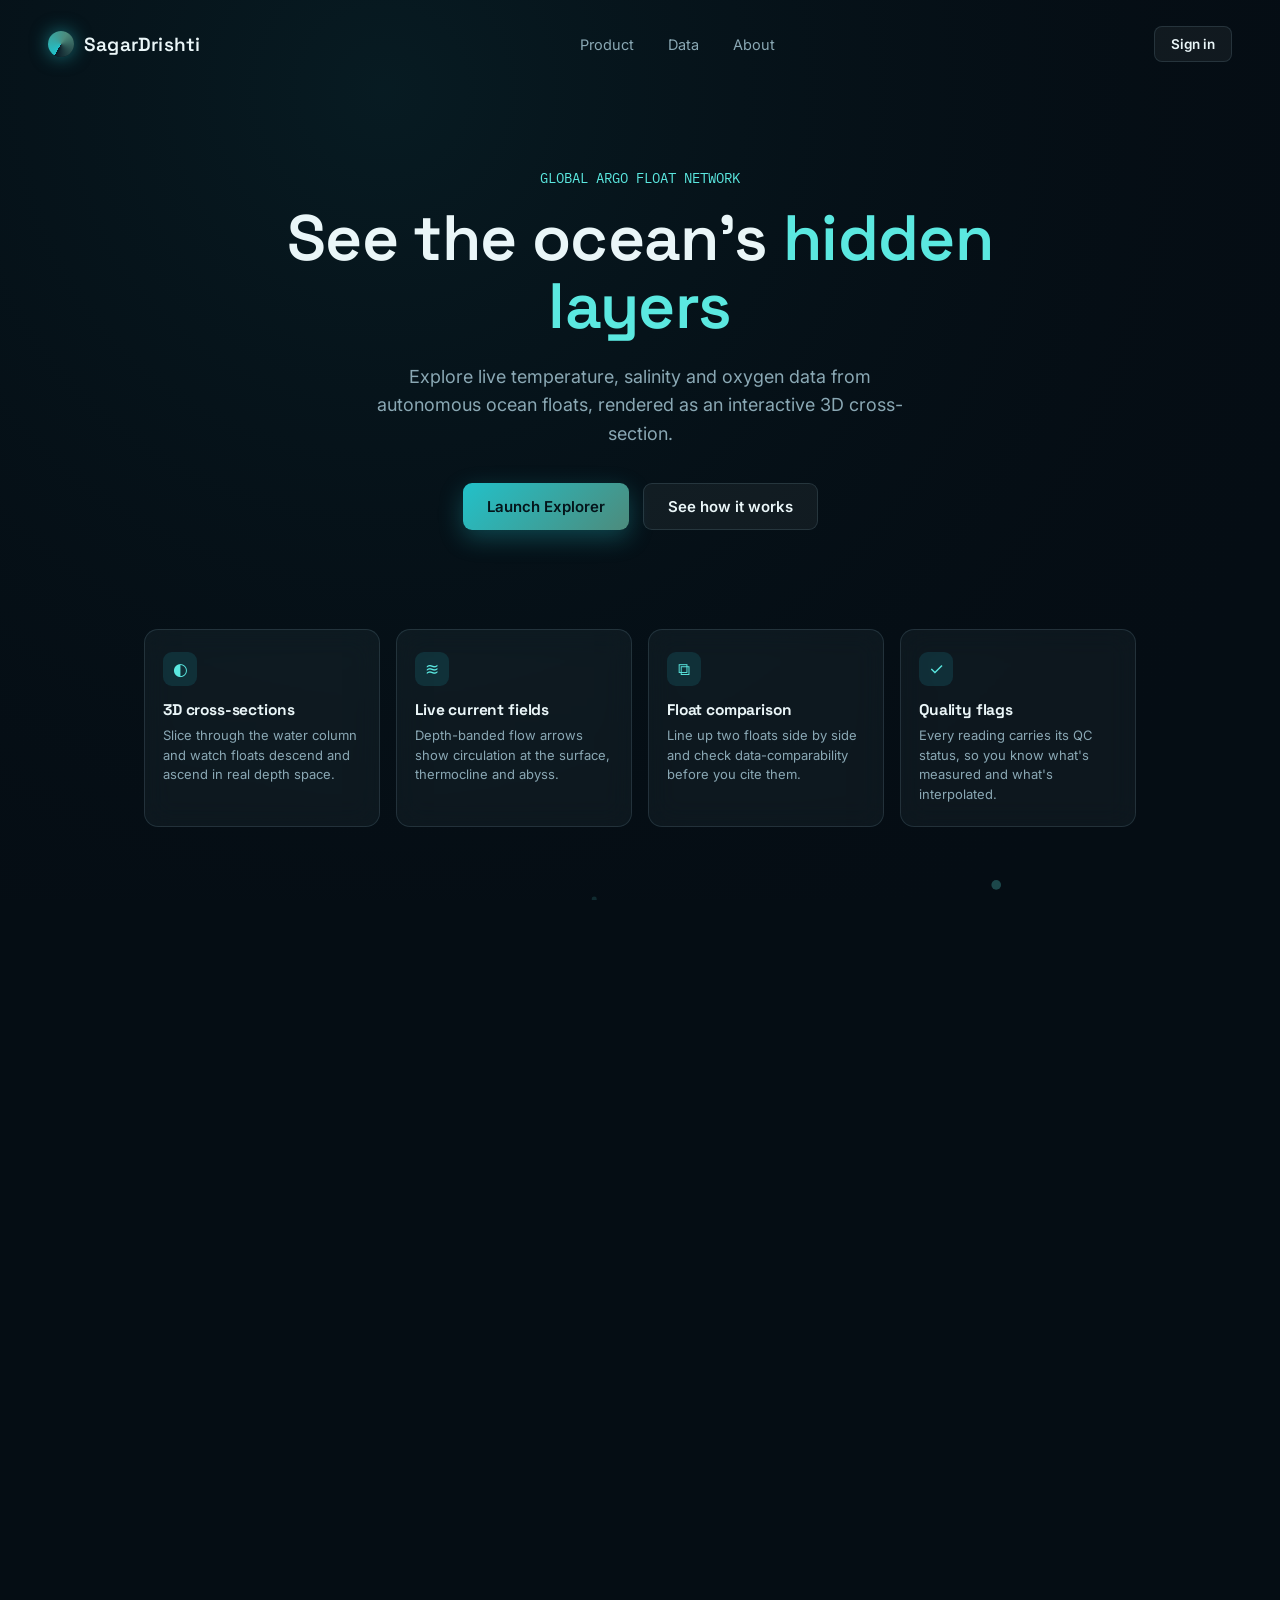
<file: OceanScope/index.html>
<!DOCTYPE html>
<html lang="en">
<head>
<meta charset="UTF-8" />
<meta name="viewport" content="width=device-width, initial-scale=1" />
<title>SagarDrishti &middot; Argo Float Ocean Explorer</title>
<link rel="preconnect" href="https://fonts.googleapis.com">
<link href="https://fonts.googleapis.com/css2?family=Inter:wght@400;500;600&family=Space+Grotesk:wght@500;600;700&family=IBM+Plex+Mono:wght@400;500&display=swap" rel="stylesheet">
<style>
:root{
    --abyss:#050d14;
    --deep:#0a1a26;
    --panel:rgba(160,200,215,0.055);
    --panel-border:rgba(160,210,225,0.14);
    --surface:#0e2433;
    --foam:#eaf6f8;
    --mist:#8aa8b4;
    --tide:#22c1c9;
    --tide-bright:#5be8e0;
    --kelp:#4d8b7c;
    --coral:#e8895b;
    --alert:#e6b95c;
    --danger:#e0616b;
    --good:#5bd48a;
    --radius:14px;
  }
  *{box-sizing:border-box;}
  html,body{margin:0;padding:0;height:100%;background:var(--abyss);color:var(--foam);font-family:'Inter',sans-serif;overflow-x:hidden;}
  ::selection{background:var(--tide);color:#05141a;}
  h1,h2,h3,h4{font-family:'Space Grotesk',sans-serif;margin:0;letter-spacing:-0.01em;}
  .mono{font-family:'IBM Plex Mono',monospace;}
  button{font-family:inherit;cursor:pointer;}
  a{color:inherit;}

  .view{display:none;min-height:100vh;}
  .view.active{display:block;}

  #landing-canvas{position:fixed;inset:0;z-index:0;}
  .landing-nav{position:relative;z-index:2;display:flex;justify-content:space-between;align-items:center;padding:26px 48px;}
  .brand{display:flex;align-items:center;gap:10px;font-family:'Space Grotesk';font-weight:600;font-size:19px;letter-spacing:0.01em;}
  .brand-mark{width:26px;height:26px;border-radius:50%;background:conic-gradient(from 210deg,var(--tide),var(--kelp),var(--deep));box-shadow:0 0 18px rgba(34,193,201,0.55);}
  .landing-nav-links{display:flex;gap:34px;font-size:14.5px;color:var(--mist);}
  .landing-nav-links span:hover{color:var(--foam);cursor:pointer;}

  .hero{position:relative;z-index:2;max-width:760px;margin:9vh auto 0;padding:0 24px;text-align:center;}
  .hero-eyebrow{color:var(--tide-bright);font-size:13.5px;font-family:'IBM Plex Mono';margin-bottom:18px;}
  .hero h1{font-size:clamp(38px,6vw,64px);line-height:1.06;font-weight:600;}
  .hero h1 em{font-style:normal;color:var(--tide-bright);}
  .hero p{color:var(--mist);font-size:18px;line-height:1.6;max-width:560px;margin:22px auto 0;}
  .hero-ctas{display:flex;gap:14px;justify-content:center;margin-top:34px;}
  .btn{border:none;border-radius:9px;padding:13px 24px;font-size:15px;font-weight:600;transition:transform .15s ease, box-shadow .15s ease, background .15s ease;}
  .btn:active{transform:translateY(1px);}
  .btn-primary{background:linear-gradient(135deg,var(--tide),var(--kelp));color:#04141a;box-shadow:0 8px 24px rgba(34,193,201,0.3);}
  .btn-primary:hover{box-shadow:0 10px 30px rgba(34,193,201,0.45);}
  .btn-ghost{background:rgba(255,255,255,0.05);color:var(--foam);border:1px solid var(--panel-border);}
  .btn-ghost:hover{background:rgba(255,255,255,0.09);}
  .btn-sm{padding:9px 16px;font-size:13.5px;border-radius:8px;}

  .feature-grid{position:relative;z-index:2;max-width:1040px;margin:11vh auto 0;padding:0 24px;display:grid;grid-template-columns:repeat(4,1fr);gap:16px;}
  .feature-card{background:var(--panel);border:1px solid var(--panel-border);border-radius:var(--radius);padding:22px 18px;backdrop-filter:blur(14px);}
  .feature-card .fi{width:34px;height:34px;border-radius:9px;background:rgba(34,193,201,0.14);display:flex;align-items:center;justify-content:center;margin-bottom:14px;color:var(--tide-bright);font-size:17px;}
  .feature-card h4{font-size:15.5px;margin-bottom:6px;}
  .feature-card p{font-size:13px;color:var(--mist);line-height:1.5;margin:0;}

  .principle-strip{position:relative;z-index:2;max-width:720px;margin:9vh auto 0;padding:26px 24px 90px;text-align:center;border-top:1px solid var(--panel-border);}
  .principle-strip p{color:var(--mist);font-size:15px;font-family:'IBM Plex Mono';}
  .principle-strip strong{color:var(--foam);}

  .toast{position:fixed;bottom:24px;left:50%;transform:translateX(-50%);background:#0c202c;border:1px solid var(--good);color:var(--good);padding:12px 20px;border-radius:10px;font-size:13.5px;z-index:200;display:none;box-shadow:0 10px 30px rgba(0,0,0,0.4);}
  .toast.show{display:block;animation:toastIn .2s ease;}
  @keyframes toastIn{from{opacity:0;transform:translate(-50%,8px)}to{opacity:1;transform:translate(-50%,0)}}

  /* ---- login screen ---- */
  #view-login{display:flex;align-items:center;justify-content:center;background:radial-gradient(circle at 50% 20%,#0d2734,var(--abyss) 70%);padding:24px;}
  .login-wrap{width:100%;max-width:620px;}
  .login-card{background:var(--panel);border:1px solid var(--panel-border);border-radius:var(--radius);padding:34px 30px;backdrop-filter:blur(14px);text-align:center;}
  .login-card h2{font-size:24px;margin-bottom:8px;}
  .login-card > p{color:var(--mist);font-size:14px;margin:0 0 26px;}
  .role-grid{display:grid;grid-template-columns:1fr 1fr;gap:14px;margin-bottom:22px;}
  @media (max-width:520px){.role-grid{grid-template-columns:1fr;}}
  .role-card{text-align:left;background:rgba(255,255,255,0.035);border:1px solid var(--panel-border);border-radius:12px;padding:20px 18px;color:var(--foam);transition:border-color .15s ease, background .15s ease, transform .15s ease;}
  .role-card:hover{background:rgba(255,255,255,0.07);transform:translateY(-2px);}
  .role-card.selected{border-color:var(--tide);background:rgba(34,193,201,0.12);}
  .role-card .r-icon{width:36px;height:36px;border-radius:10px;background:rgba(34,193,201,0.16);display:flex;align-items:center;justify-content:center;font-size:18px;margin-bottom:12px;color:var(--tide-bright);}
  .role-card h3{font-size:15.5px;margin-bottom:6px;}
  .role-card p{font-size:12.5px;color:var(--mist);line-height:1.5;margin:0;}
  .role-tag{display:inline-block;margin-top:10px;font-size:10.5px;font-family:'IBM Plex Mono';color:var(--tide-bright);background:rgba(34,193,201,0.12);padding:3px 8px;border-radius:10px;}
</style>
</head>
<body>

<div class="view active" id="view-landing">
  <canvas id="landing-canvas"></canvas>
  <nav class="landing-nav">
    <div class="brand"><span class="brand-mark"></span>SagarDrishti</div>
    <div class="landing-nav-links">
      <span data-scroll="feature-grid">Product</span>
      <span data-scroll="principle-strip">Data</span>
      <span data-scroll="landing-nav">About</span>
    </div>
    <button class="btn btn-ghost btn-sm" id="btn-signin-nav">Sign in</button>
  </nav>

  <div class="hero">
    <div class="hero-eyebrow">GLOBAL ARGO FLOAT NETWORK</div>
    <h1>See the ocean's <em>hidden layers</em></h1>
    <p>Explore live temperature, salinity and oxygen data from autonomous ocean floats, rendered as an interactive 3D cross-section.</p>
    <div class="hero-ctas">
      <button class="btn btn-primary" id="btn-launch">Launch Explorer</button>
      <button class="btn btn-ghost" id="btn-learn">See how it works</button>
    </div>
  </div>

  <div class="feature-grid" id="feature-grid">
    <div class="feature-card"><div class="fi">◐</div><h4>3D cross-sections</h4><p>Slice through the water column and watch floats descend and ascend in real depth space.</p></div>
    <div class="feature-card"><div class="fi">≋</div><h4>Live current fields</h4><p>Depth-banded flow arrows show circulation at the surface, thermocline and abyss.</p></div>
    <div class="feature-card"><div class="fi">⧉</div><h4>Float comparison</h4><p>Line up two floats side by side and check data-comparability before you cite them.</p></div>
    <div class="feature-card"><div class="fi">✓</div><h4>Quality flags</h4><p>Every reading carries its QC status, so you know what's measured and what's interpolated.</p></div>
  </div>

  <div class="principle-strip"><p>Built on public <strong>Argo GDAC</strong> data, updated daily.</p></div>
</div>

<div class="view" id="view-login">
  <div class="login-wrap">
    <div class="login-card">
      <h2>How are you using SagarDrishti?</h2>
      <p>This sets up your workspace. You can switch later by signing in again.</p>
      <div class="role-grid">
        <button class="role-card" data-role="researcher" id="role-researcher">
          <div class="r-icon">⚗</div>
          <h3>Researcher / Analyst</h3>
          <p>Full analysis tools: QC flags, float comparison, trend charts and raw data links.</p>
          <span class="role-tag">Analytics mode</span>
        </button>
        <button class="role-card" data-role="education" id="role-education">
          <div class="r-icon">🎓</div>
          <h3>Education</h3>
          <p>Guided exploration with plain-language explanations of what each layer means.</p>
          <span class="role-tag">Learning mode</span>
        </button>
      </div>
      <button class="btn btn-ghost btn-sm" id="login-back">Back to home</button>
    </div>
  </div>
</div>

<div class="toast" id="toast"></div>

<script>
function showView(id){
  document.querySelectorAll('.view').forEach(v=>v.classList.remove('active'));
  document.getElementById(id).classList.add('active');
}
document.getElementById('btn-launch').addEventListener('click', ()=>showView('view-login'));
document.getElementById('btn-signin-nav').addEventListener('click', ()=>showView('view-login'));
document.getElementById('btn-learn').addEventListener('click', ()=>{
  document.getElementById('feature-grid').scrollIntoView({behavior:'smooth'});
});
document.getElementById('login-back').addEventListener('click', ()=>showView('view-landing'));

let toastTimer = null;
function showToast(msg){
  const t = document.getElementById('toast');
  t.textContent = msg;
  t.classList.add('show');
  clearTimeout(toastTimer);
  toastTimer = setTimeout(()=>t.classList.remove('show'), 1400);
}

/* Role choice now performs a real page navigation to explorer.html
   instead of switching a section within this page. */
document.querySelectorAll('.role-card').forEach(card=>{
  card.addEventListener('click', ()=>{
    const role = card.dataset.role;
    localStorage.setItem('SagarDrishti_role', role);
    showToast(role === 'researcher' ? 'Signed in as Researcher' : 'Signed in as Education user');
    setTimeout(()=>{ window.location.href = 'explorer.html'; }, 350);
  });
});

/* lightweight 2D canvas bubble field for the landing background */
(function initLandingBackground(){
  const c = document.getElementById('landing-canvas');
  const ctx = c.getContext('2d');
  let bubbles = [];
  function resize(){ c.width = innerWidth; c.height = innerHeight; }
  function seed(){
    bubbles = Array.from({length:46}, ()=>({
      x: Math.random()*innerWidth, y: innerHeight + Math.random()*innerHeight,
      r: 1.5+Math.random()*3.5, s: 0.2+Math.random()*0.6, a: 0.08+Math.random()*0.2
    }));
  }
  resize(); seed();
  addEventListener('resize', resize);
  function loop(){
    ctx.fillStyle = '#050d14';
    ctx.fillRect(0,0,c.width,c.height);
    const grad = ctx.createRadialGradient(c.width*0.3,c.height*0.1,0,c.width*0.3,c.height*0.1,c.width*0.8);
    grad.addColorStop(0,'rgba(34,193,201,0.08)'); grad.addColorStop(1,'rgba(5,13,20,0)');
    ctx.fillStyle = grad; ctx.fillRect(0,0,c.width,c.height);
    bubbles.forEach(b=>{
      b.y -= b.s;
      if (b.y < -10){ b.y = c.height+10; b.x = Math.random()*c.width; }
      ctx.beginPath();
      ctx.fillStyle = `rgba(94,232,224,${b.a})`;
      ctx.arc(b.x, b.y, b.r, 0, Math.PI*2);
      ctx.fill();
    });
    requestAnimationFrame(loop);
  }
  loop();
})();
</script>
</body>
</html>
</file>
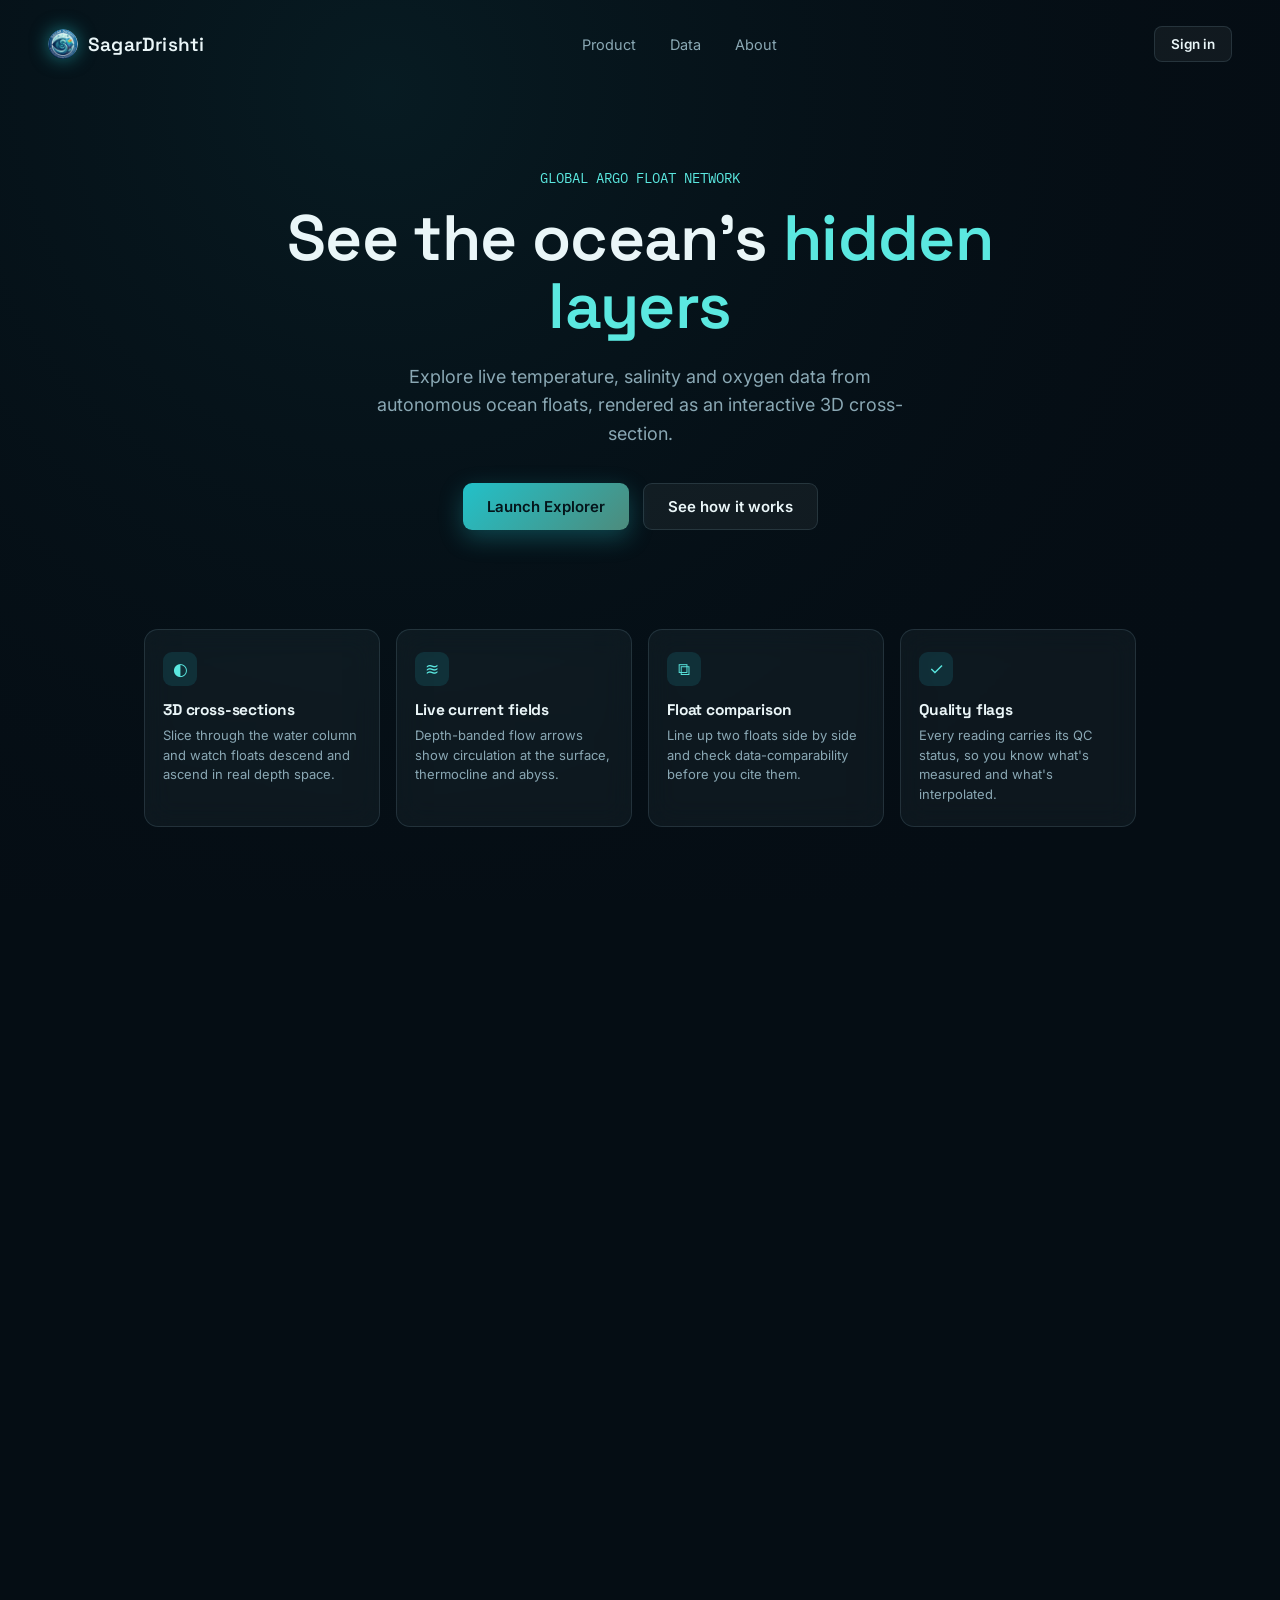
<file: SagarDrishti/index.html>
<!DOCTYPE html>
<html lang="en">
<head>
<meta charset="UTF-8" />
<meta name="viewport" content="width=device-width, initial-scale=1" />
<title>SagarDrishti &middot; Argo Float Ocean Explorer</title>
<link rel="preconnect" href="https://fonts.googleapis.com">
<link href="https://fonts.googleapis.com/css2?family=Inter:wght@400;500;600&family=Space+Grotesk:wght@500;600;700&family=IBM+Plex+Mono:wght@400;500&display=swap" rel="stylesheet">
<style>
:root{
    --abyss:#050d14;
    --deep:#0a1a26;
    --panel:rgba(160,200,215,0.055);
    --panel-border:rgba(160,210,225,0.14);
    --surface:#0e2433;
    --foam:#eaf6f8;
    --mist:#8aa8b4;
    --tide:#22c1c9;
    --tide-bright:#5be8e0;
    --kelp:#4d8b7c;
    --coral:#e8895b;
    --alert:#e6b95c;
    --danger:#e0616b;
    --good:#5bd48a;
    --radius:14px;
  }
  *{box-sizing:border-box;}
  html,body{margin:0;padding:0;height:100%;background:var(--abyss);color:var(--foam);font-family:'Inter',sans-serif;overflow-x:hidden;}
  ::selection{background:var(--tide);color:#05141a;}
  h1,h2,h3,h4{font-family:'Space Grotesk',sans-serif;margin:0;letter-spacing:-0.01em;}
  .mono{font-family:'IBM Plex Mono',monospace;}
  button{font-family:inherit;cursor:pointer;}
  a{color:inherit;}

  .view{display:none;min-height:100vh;}
  .view.active{display:block;}

  #landing-canvas{position:fixed;inset:0;z-index:0;}
  .landing-nav{position:relative;z-index:2;display:flex;justify-content:space-between;align-items:center;padding:26px 48px;}
  .brand{display:flex;align-items:center;gap:10px;font-family:'Space Grotesk';font-weight:600;font-size:19px;letter-spacing:0.01em;}
  .brand-mark{width:30px;height:30px;border-radius:50%;object-fit:cover;box-shadow:0 0 18px rgba(34,193,201,0.55);display:inline-block;flex-shrink:0;}
  .landing-nav-links{display:flex;gap:34px;font-size:14.5px;color:var(--mist);}
  .landing-nav-links span:hover{color:var(--foam);cursor:pointer;}

  .hero{position:relative;z-index:2;max-width:760px;margin:9vh auto 0;padding:0 24px;text-align:center;}
  .hero-eyebrow{color:var(--tide-bright);font-size:13.5px;font-family:'IBM Plex Mono';margin-bottom:18px;}
  .hero h1{font-size:clamp(38px,6vw,64px);line-height:1.06;font-weight:600;}
  .hero h1 em{font-style:normal;color:var(--tide-bright);}
  .hero p{color:var(--mist);font-size:18px;line-height:1.6;max-width:560px;margin:22px auto 0;}
  .hero-ctas{display:flex;gap:14px;justify-content:center;margin-top:34px;}
  .btn{border:none;border-radius:9px;padding:13px 24px;font-size:15px;font-weight:600;transition:transform .15s ease, box-shadow .15s ease, background .15s ease;}
  .btn:active{transform:translateY(1px);}
  .btn-primary{background:linear-gradient(135deg,var(--tide),var(--kelp));color:#04141a;box-shadow:0 8px 24px rgba(34,193,201,0.3);}
  .btn-primary:hover{box-shadow:0 10px 30px rgba(34,193,201,0.45);}
  .btn-ghost{background:rgba(255,255,255,0.05);color:var(--foam);border:1px solid var(--panel-border);}
  .btn-ghost:hover{background:rgba(255,255,255,0.09);}
  .btn-sm{padding:9px 16px;font-size:13.5px;border-radius:8px;}

  .feature-grid{position:relative;z-index:2;max-width:1040px;margin:11vh auto 0;padding:0 24px;display:grid;grid-template-columns:repeat(4,1fr);gap:16px;}
  .feature-card{background:var(--panel);border:1px solid var(--panel-border);border-radius:var(--radius);padding:22px 18px;backdrop-filter:blur(14px);}
  .feature-card .fi{width:34px;height:34px;border-radius:9px;background:rgba(34,193,201,0.14);display:flex;align-items:center;justify-content:center;margin-bottom:14px;color:var(--tide-bright);font-size:17px;}
  .feature-card h4{font-size:15.5px;margin-bottom:6px;}
  .feature-card p{font-size:13px;color:var(--mist);line-height:1.5;margin:0;}

  .principle-strip{position:relative;z-index:2;max-width:720px;margin:9vh auto 0;padding:26px 24px 90px;text-align:center;border-top:1px solid var(--panel-border);}
  .principle-strip p{color:var(--mist);font-size:15px;font-family:'IBM Plex Mono';}
  .principle-strip strong{color:var(--foam);}

  .toast{position:fixed;bottom:24px;left:50%;transform:translateX(-50%);background:#0c202c;border:1px solid var(--good);color:var(--good);padding:12px 20px;border-radius:10px;font-size:13.5px;z-index:200;display:none;box-shadow:0 10px 30px rgba(0,0,0,0.4);}
  .toast.show{display:block;animation:toastIn .2s ease;}
  @keyframes toastIn{from{opacity:0;transform:translate(-50%,8px)}to{opacity:1;transform:translate(-50%,0)}}

  /* ---- login screen ---- */
  #view-login{display:flex;align-items:center;justify-content:center;background:radial-gradient(circle at 50% 20%,#0d2734,var(--abyss) 70%);padding:24px;}
  .login-wrap{width:100%;max-width:620px;}
  .login-card{background:var(--panel);border:1px solid var(--panel-border);border-radius:var(--radius);padding:34px 30px;backdrop-filter:blur(14px);text-align:center;}
  .login-card h2{font-size:24px;margin-bottom:8px;}
  .login-card > p{color:var(--mist);font-size:14px;margin:0 0 26px;}
  .role-grid{display:grid;grid-template-columns:1fr 1fr;gap:14px;margin-bottom:22px;}
  @media (max-width:520px){.role-grid{grid-template-columns:1fr;}}
  .role-card{text-align:left;background:rgba(255,255,255,0.035);border:1px solid var(--panel-border);border-radius:12px;padding:20px 18px;color:var(--foam);transition:border-color .15s ease, background .15s ease, transform .15s ease;}
  .role-card:hover{background:rgba(255,255,255,0.07);transform:translateY(-2px);}
  .role-card.selected{border-color:var(--tide);background:rgba(34,193,201,0.12);}
  .role-card .r-icon{width:36px;height:36px;border-radius:10px;background:rgba(34,193,201,0.16);display:flex;align-items:center;justify-content:center;font-size:18px;margin-bottom:12px;color:var(--tide-bright);}
  .role-card h3{font-size:15.5px;margin-bottom:6px;}
  .role-card p{font-size:12.5px;color:var(--mist);line-height:1.5;margin:0;}
  .role-tag{display:inline-block;margin-top:10px;font-size:10.5px;font-family:'IBM Plex Mono';color:var(--tide-bright);background:rgba(34,193,201,0.12);padding:3px 8px;border-radius:10px;}
</style>
</head>
<body>

<div class="view active" id="view-landing">
  <canvas id="landing-canvas"></canvas>
  <nav class="landing-nav">
    <div class="brand"><img class="brand-mark" src="[data-uri]" alt="Sagar Drishti logo">SagarDrishti</div>
    <div class="landing-nav-links">
      <span data-scroll="feature-grid">Product</span>
      <span data-scroll="principle-strip">Data</span>
      <span data-scroll="landing-nav">About</span>
    </div>
    <button class="btn btn-ghost btn-sm" id="btn-signin-nav">Sign in</button>
  </nav>

  <div class="hero">
    <div class="hero-eyebrow">GLOBAL ARGO FLOAT NETWORK</div>
    <h1>See the ocean's <em>hidden layers</em></h1>
    <p>Explore live temperature, salinity and oxygen data from autonomous ocean floats, rendered as an interactive 3D cross-section.</p>
    <div class="hero-ctas">
      <button class="btn btn-primary" id="btn-launch">Launch Explorer</button>
      <button class="btn btn-ghost" id="btn-learn">See how it works</button>
    </div>
  </div>

  <div class="feature-grid" id="feature-grid">
    <div class="feature-card"><div class="fi">◐</div><h4>3D cross-sections</h4><p>Slice through the water column and watch floats descend and ascend in real depth space.</p></div>
    <div class="feature-card"><div class="fi">≋</div><h4>Live current fields</h4><p>Depth-banded flow arrows show circulation at the surface, thermocline and abyss.</p></div>
    <div class="feature-card"><div class="fi">⧉</div><h4>Float comparison</h4><p>Line up two floats side by side and check data-comparability before you cite them.</p></div>
    <div class="feature-card"><div class="fi">✓</div><h4>Quality flags</h4><p>Every reading carries its QC status, so you know what's measured and what's interpolated.</p></div>
  </div>

  <div class="principle-strip"><p>Built on public <strong>Argo GDAC</strong> data, updated daily.</p></div>
</div>

<div class="view" id="view-login">
  <div class="login-wrap">
    <div class="login-card">
      <h2>How are you using SagarDrishti?</h2>
      <p>This sets up your workspace. You can switch later by signing in again.</p>
      <div class="role-grid">
        <button class="role-card" data-role="researcher" id="role-researcher">
          <div class="r-icon">⚗</div>
          <h3>Researcher / Analyst</h3>
          <p>Full analysis tools: QC flags, float comparison, trend charts and raw data links.</p>
          <span class="role-tag">Analytics mode</span>
        </button>
        <button class="role-card" data-role="education" id="role-education">
          <div class="r-icon">🎓</div>
          <h3>Education</h3>
          <p>Guided exploration with plain-language explanations of what each layer means.</p>
          <span class="role-tag">Learning mode</span>
        </button>
      </div>
      <button class="btn btn-ghost btn-sm" id="login-back">Back to home</button>
    </div>
  </div>
</div>

<div class="toast" id="toast"></div>

<script>
function showView(id){
  document.querySelectorAll('.view').forEach(v=>v.classList.remove('active'));
  document.getElementById(id).classList.add('active');
}
document.getElementById('btn-launch').addEventListener('click', ()=>showView('view-login'));
document.getElementById('btn-signin-nav').addEventListener('click', ()=>showView('view-login'));
document.getElementById('btn-learn').addEventListener('click', ()=>{
  document.getElementById('feature-grid').scrollIntoView({behavior:'smooth'});
});
document.getElementById('login-back').addEventListener('click', ()=>showView('view-landing'));

let toastTimer = null;
function showToast(msg){
  const t = document.getElementById('toast');
  t.textContent = msg;
  t.classList.add('show');
  clearTimeout(toastTimer);
  toastTimer = setTimeout(()=>t.classList.remove('show'), 1400);
}

/* Role choice now performs a real page navigation to explorer.html
   instead of switching a section within this page. */
document.querySelectorAll('.role-card').forEach(card=>{
  card.addEventListener('click', ()=>{
    const role = card.dataset.role;
    localStorage.setItem('SagarDrishti_role', role);
    showToast(role === 'researcher' ? 'Signed in as Researcher' : 'Signed in as Education user');
    setTimeout(()=>{ window.location.href = 'explorer.html'; }, 350);
  });
});

/* lightweight 2D canvas bubble field for the landing background */
(function initLandingBackground(){
  const c = document.getElementById('landing-canvas');
  const ctx = c.getContext('2d');
  let bubbles = [];
  function resize(){ c.width = innerWidth; c.height = innerHeight; }
  function seed(){
    bubbles = Array.from({length:46}, ()=>({
      x: Math.random()*innerWidth, y: innerHeight + Math.random()*innerHeight,
      r: 1.5+Math.random()*3.5, s: 0.2+Math.random()*0.6, a: 0.08+Math.random()*0.2
    }));
  }
  resize(); seed();
  addEventListener('resize', resize);
  function loop(){
    ctx.fillStyle = '#050d14';
    ctx.fillRect(0,0,c.width,c.height);
    const grad = ctx.createRadialGradient(c.width*0.3,c.height*0.1,0,c.width*0.3,c.height*0.1,c.width*0.8);
    grad.addColorStop(0,'rgba(34,193,201,0.08)'); grad.addColorStop(1,'rgba(5,13,20,0)');
    ctx.fillStyle = grad; ctx.fillRect(0,0,c.width,c.height);
    bubbles.forEach(b=>{
      b.y -= b.s;
      if (b.y < -10){ b.y = c.height+10; b.x = Math.random()*c.width; }
      ctx.beginPath();
      ctx.fillStyle = `rgba(94,232,224,${b.a})`;
      ctx.arc(b.x, b.y, b.r, 0, Math.PI*2);
      ctx.fill();
    });
    requestAnimationFrame(loop);
  }
  loop();
})();
</script>
</body>
</html>
</file>
